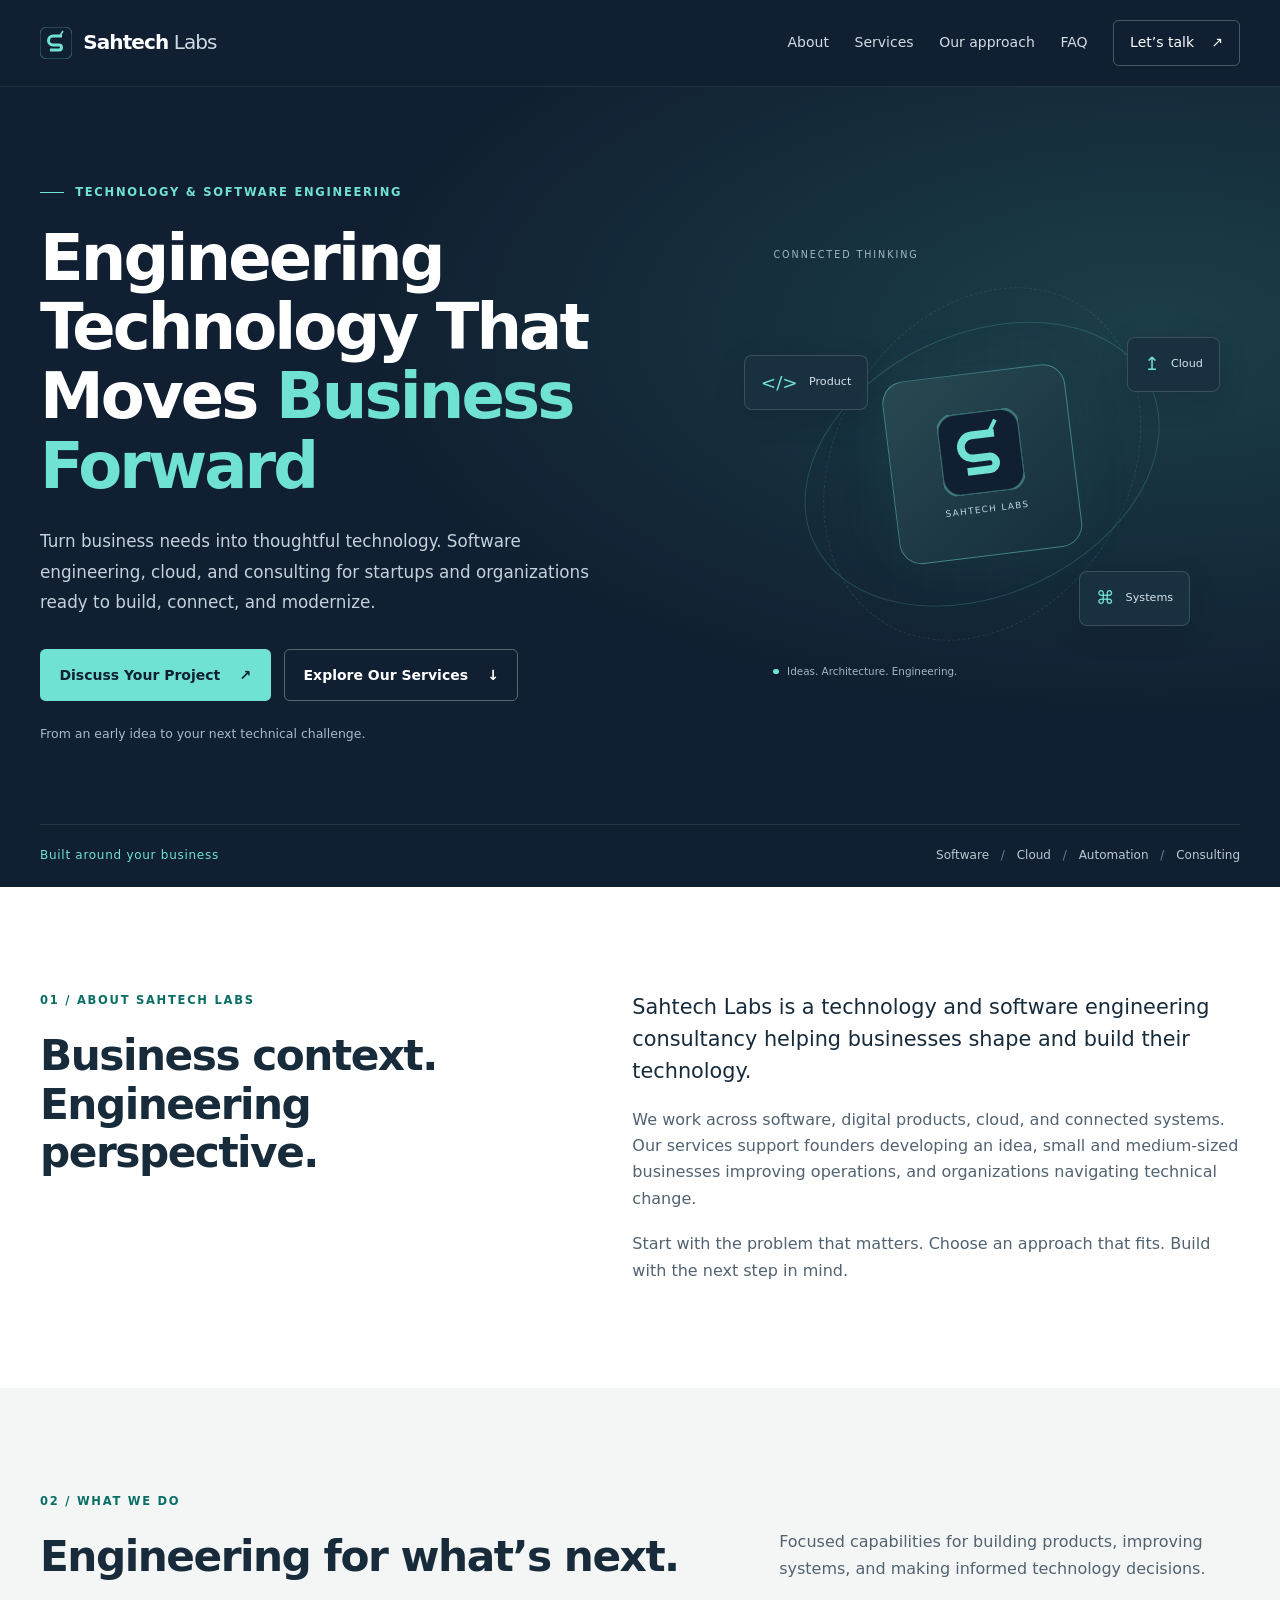
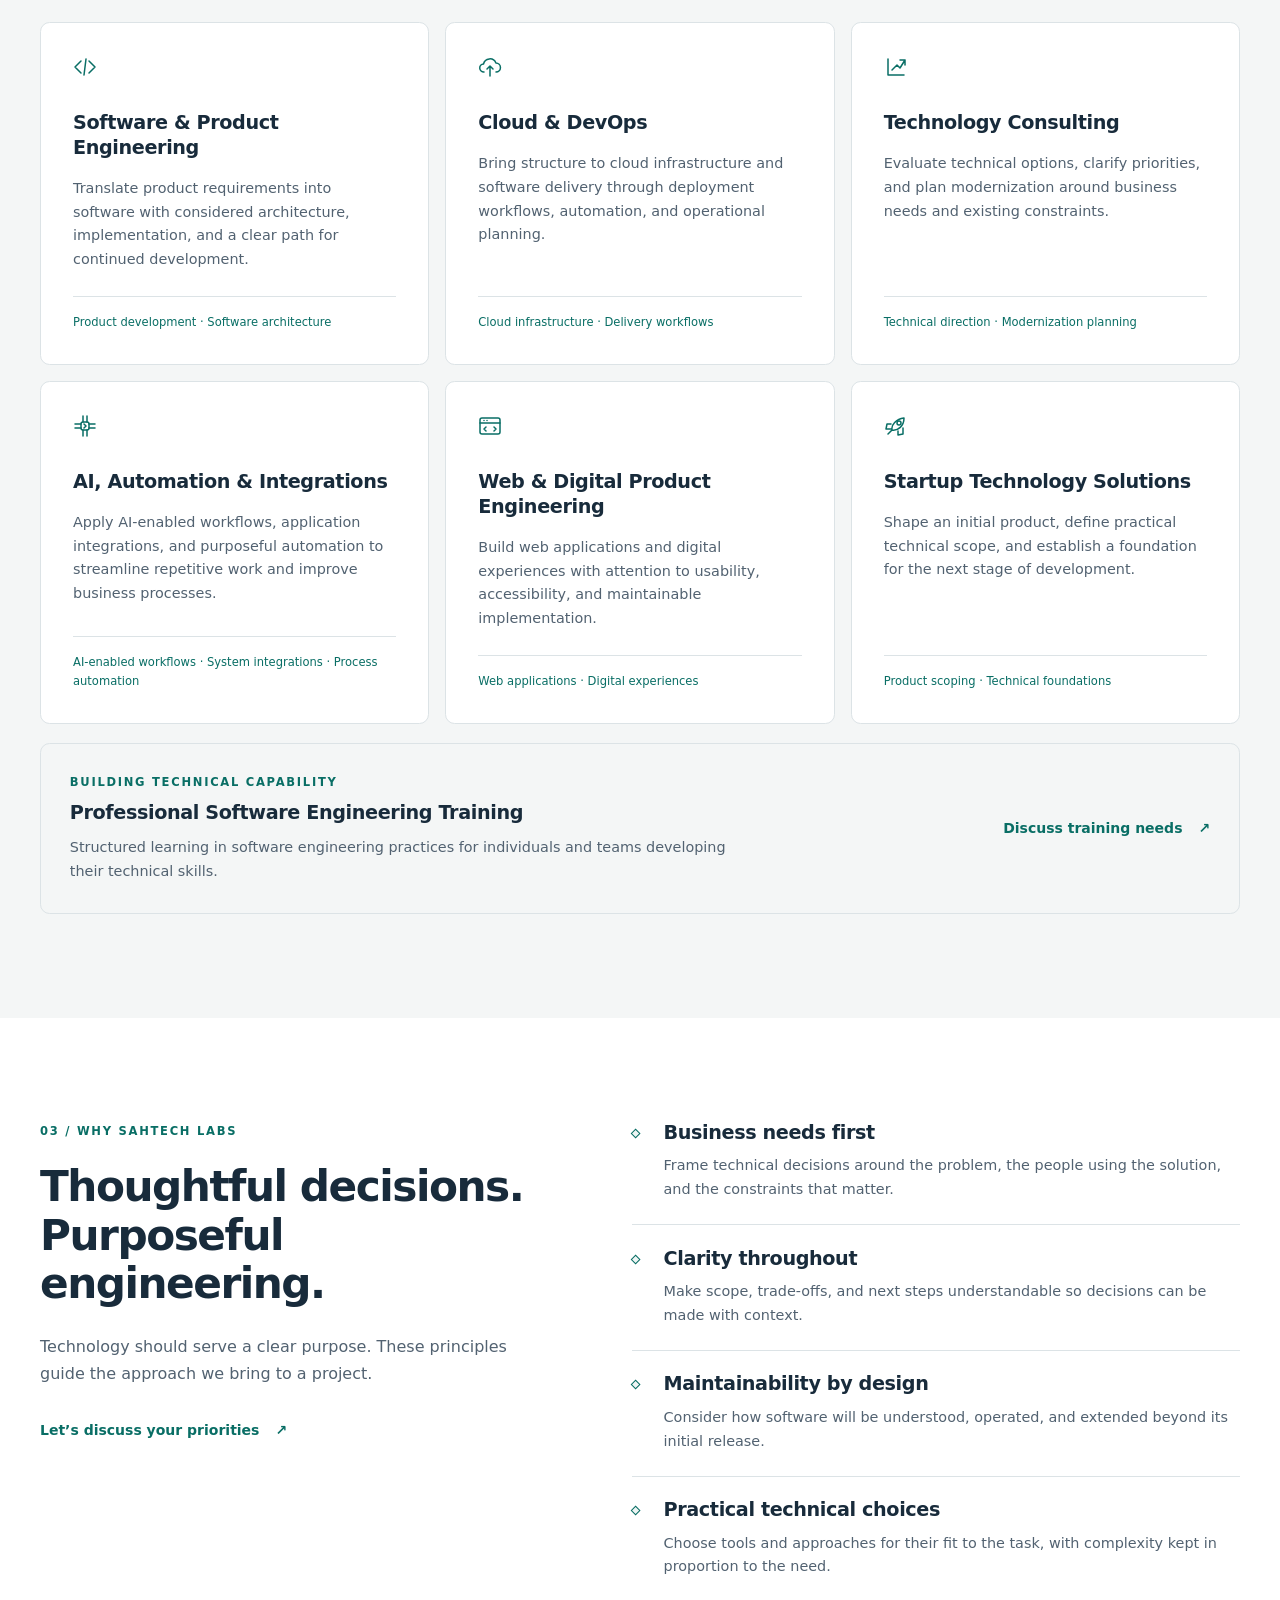
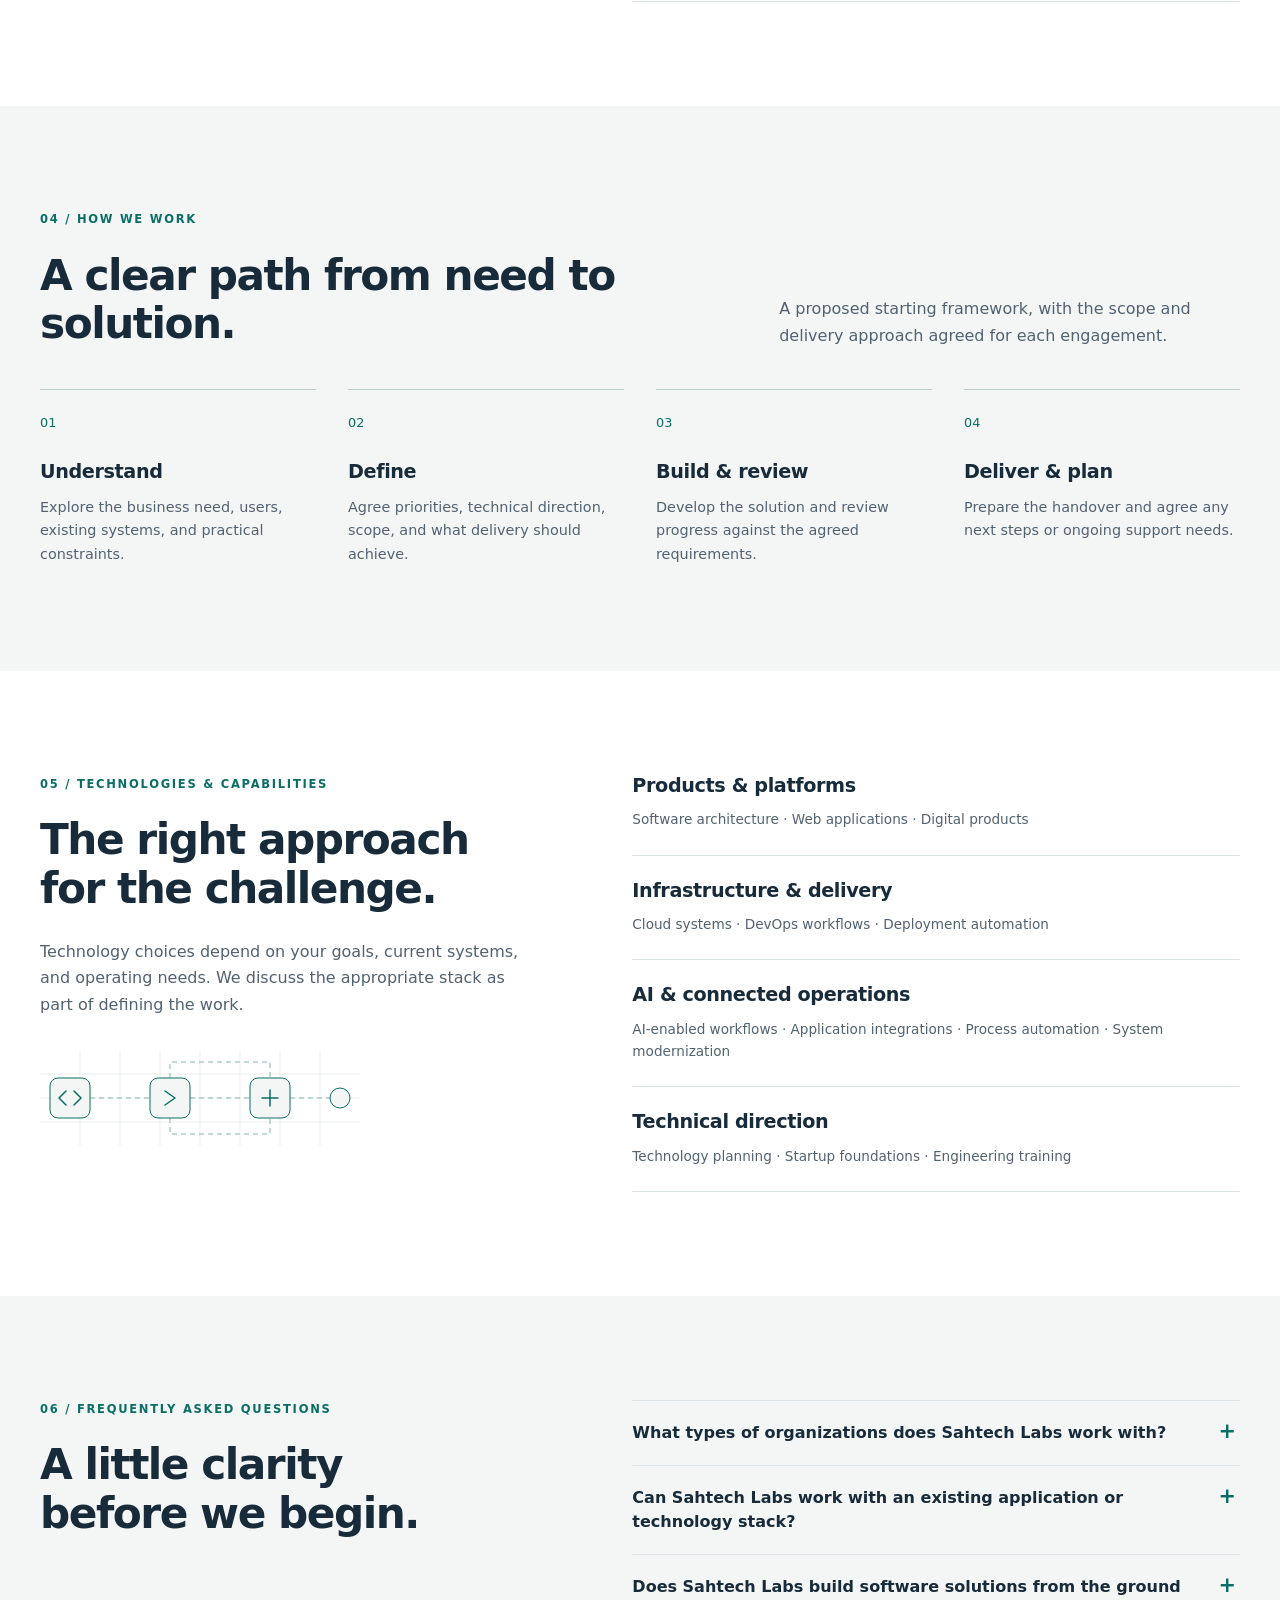
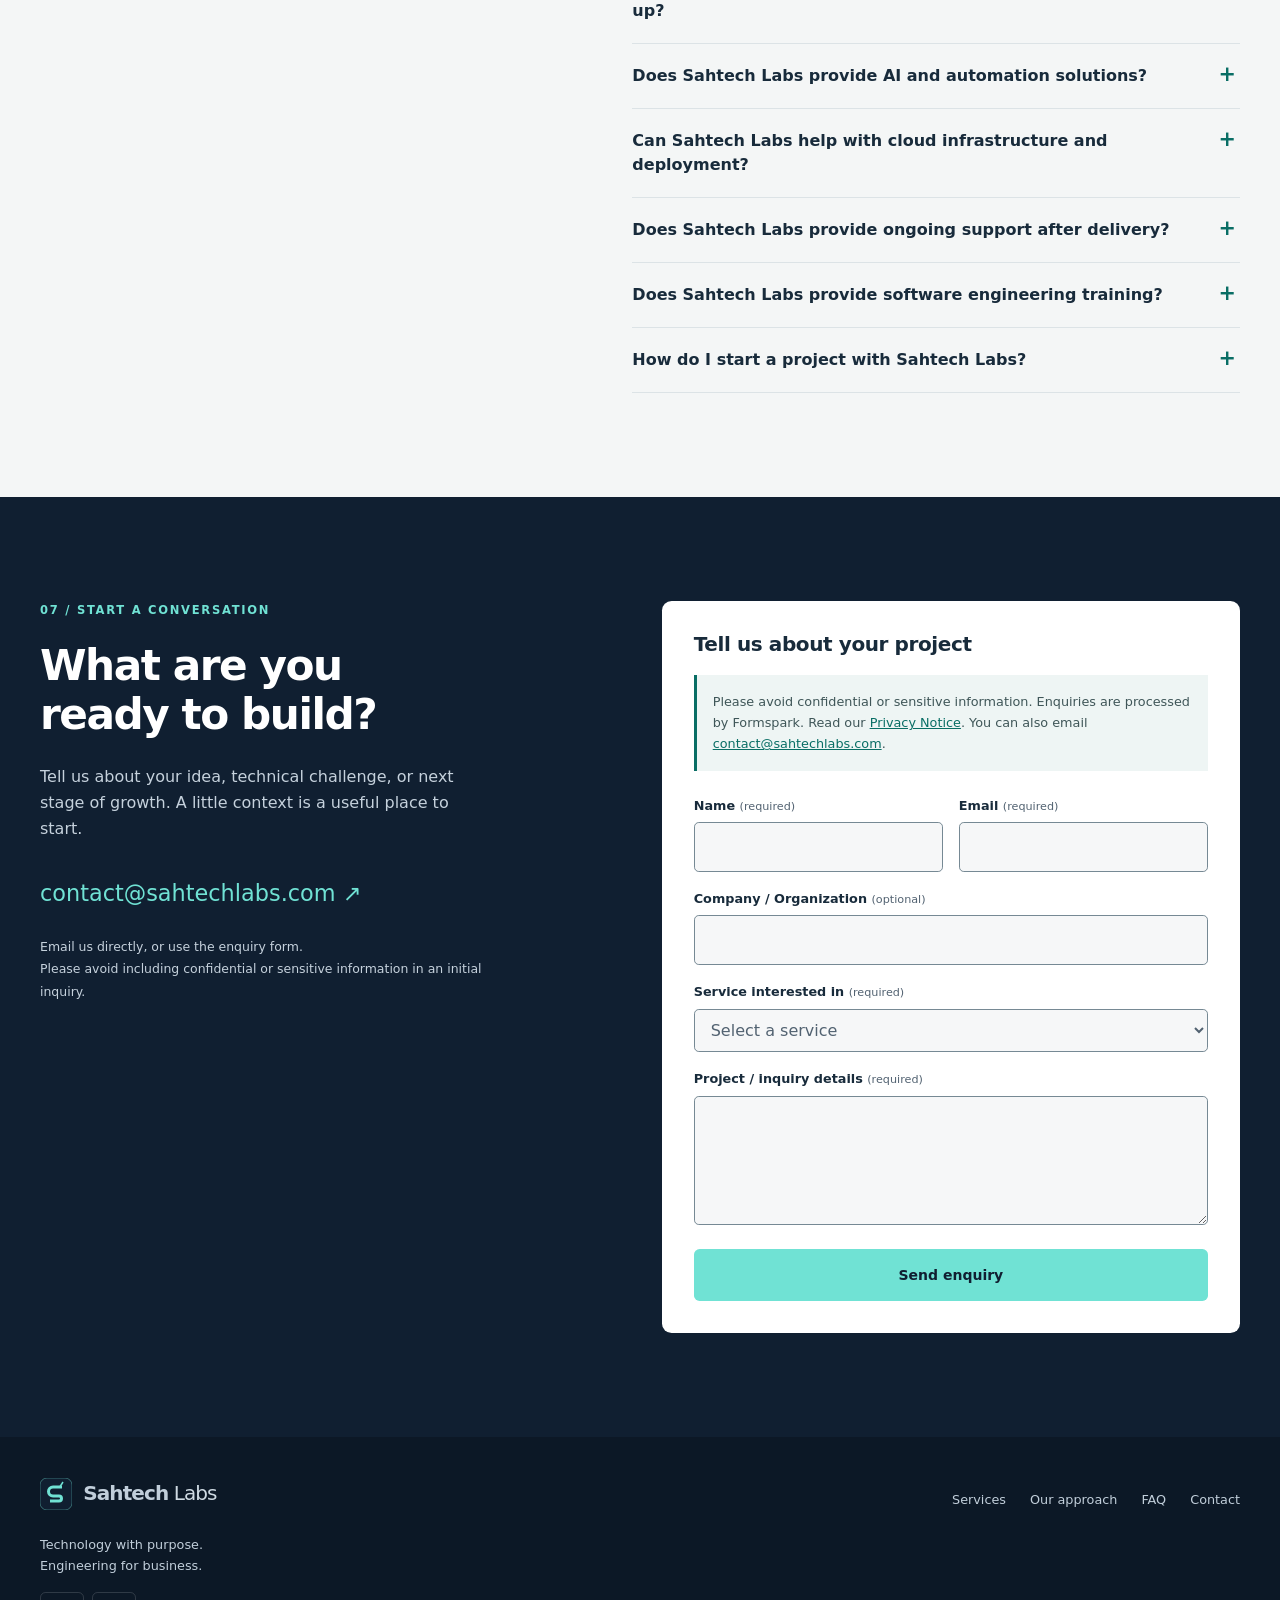
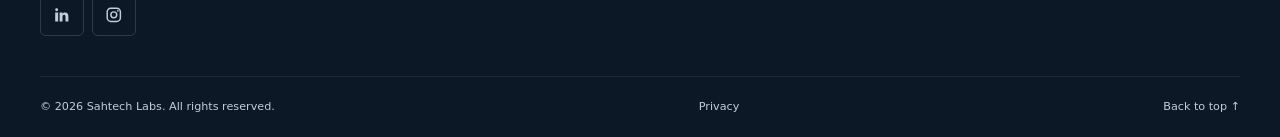
<file: index.html>
<!doctype html>
<html lang="en">
<head>
  <meta charset="utf-8">
  <meta name="viewport" content="width=device-width, initial-scale=1">
  <meta name="theme-color" content="#101f31">
  <title>Sahtech Labs | Software Engineering &amp; Technology Consulting</title>
  <meta name="description" content="Sahtech Labs provides software engineering, cloud and DevOps, AI and automation, technology consulting, digital product engineering, startup solutions, and professional training.">
  <meta name="robots" content="index, follow">
  <link rel="canonical" href="https://sahtechlabs.com/">
  <meta property="og:type" content="website">
  <meta property="og:site_name" content="Sahtech Labs">
  <meta property="og:title" content="Sahtech Labs | Software Engineering &amp; Technology Consulting">
  <meta property="og:description" content="Sahtech Labs provides software engineering, cloud and DevOps, AI and automation, technology consulting, digital product engineering, startup solutions, and professional training.">
  <meta property="og:url" content="https://sahtechlabs.com/">
  <meta property="og:image" content="https://sahtechlabs.com/assets/images/sahtech-social-preview.png">
  <meta property="og:image:width" content="1200">
  <meta property="og:image:height" content="630">
  <meta property="og:image:alt" content="Sahtech Labs — Engineering Technology That Moves Business Forward">
  <meta name="twitter:card" content="summary_large_image">
  <meta name="twitter:title" content="Sahtech Labs | Software Engineering &amp; Technology Consulting">
  <meta name="twitter:description" content="Sahtech Labs provides software engineering, cloud and DevOps, AI and automation, technology consulting, digital product engineering, startup solutions, and professional training.">
  <meta name="twitter:image" content="https://sahtechlabs.com/assets/images/sahtech-social-preview.png">
  <meta name="twitter:image:alt" content="Sahtech Labs — Engineering Technology That Moves Business Forward">
  <link rel="icon" href="assets/images/favicon.svg" type="image/svg+xml">
  <link rel="stylesheet" href="assets/css/styles.css">
  <script src="assets/js/main.js" defer></script>
</head>
<body>
  <a class="skip-link" href="#main">Skip to content</a>
  <header class="site-header">
    <div class="container header-inner">
      <a class="brand" href="#home" aria-label="Sahtech Labs home"><img class="brand-mark" src="assets/images/favicon.svg" width="32" height="32" alt="" aria-hidden="true"><span>Sahtech<span class="brand-light"> Labs</span></span></a>
      <button class="menu-toggle" type="button" aria-expanded="false" aria-controls="site-nav" hidden>Menu <span aria-hidden="true">☰</span></button>
      <nav id="site-nav" aria-label="Main navigation">
        <a href="#about">About</a><a href="#services">Services</a><a href="#approach">Our approach</a><a href="#faq">FAQ</a><a class="nav-contact" href="#contact">Let’s talk <span aria-hidden="true">↗</span></a>
      </nav>
    </div>
  </header>
  <main id="main">
    <section class="hero" id="home" aria-labelledby="hero-title">
      <div class="container hero-grid">
        <div class="hero-copy">
          <p class="eyebrow"><span class="accent-line" aria-hidden="true"></span>Technology &amp; software engineering</p>
          <h1 id="hero-title">Engineering Technology That Moves <span>Business Forward</span></h1>
          <p class="hero-description">Turn business needs into thoughtful technology. Software engineering, cloud, and consulting for startups and organizations ready to build, connect, and modernize.</p>
          <div class="actions"><a class="button button-primary" href="#contact">Discuss Your Project <span aria-hidden="true">↗</span></a><a class="button button-outline" href="#services">Explore Our Services <span aria-hidden="true">↓</span></a></div>
          <p class="hero-note">From an early idea to your next technical challenge.</p>
        </div>
        <div class="engineering-visual" aria-hidden="true">
          <div class="visual-grid"></div><div class="visual-orbit orbit-one"></div><div class="visual-orbit orbit-two"></div>
          <div class="visual-label">CONNECTED THINKING</div>
          <div class="visual-node node-product"><span class="node-symbol">&lt;/&gt;</span>Product</div>
          <div class="visual-node node-cloud"><span class="node-symbol">↥</span>Cloud</div>
          <div class="visual-core"><img class="core-mark" src="assets/images/favicon.svg" width="72" height="72" alt="" aria-hidden="true"><span>SAHTECH LABS</span></div>
          <div class="visual-node node-systems"><span class="node-symbol">⌘</span>Systems</div>
          <div class="visual-caption"><span></span>Ideas. Architecture. Engineering.</div>
        </div>
      </div>
      <div class="container hero-bottom"><span>Built around your business</span><span>Software <i aria-hidden="true">/</i> Cloud <i aria-hidden="true">/</i> Automation <i aria-hidden="true">/</i> Consulting</span></div>
    </section>

    <section class="section" id="about" aria-labelledby="about-title">
      <div class="container split-layout">
        <div><p class="eyebrow">01 / About Sahtech Labs</p><h2 id="about-title">Business context.<br>Engineering perspective.</h2></div>
        <div class="section-copy"><p class="lead">Sahtech Labs is a technology and software engineering consultancy helping businesses shape and build their technology.</p><p>We work across software, digital products, cloud, and connected systems. Our services support founders developing an idea, small and medium-sized businesses improving operations, and organizations navigating technical change.</p><p>Start with the problem that matters. Choose an approach that fits. Build with the next step in mind.</p></div>
      </div>
    </section>

    <section class="section section-light" id="services" aria-labelledby="services-title">
      <div class="container">
        <div class="section-heading"><div><p class="eyebrow">02 / What we do</p><h2 id="services-title">Engineering for what’s next.</h2></div><p>Focused capabilities for building products, improving systems, and making informed technology decisions.</p></div>
        <div class="services-grid">
          <article class="service-card"><svg class="service-icon" viewBox="0 0 24 24" aria-hidden="true" focusable="false"><path d="m8 6-6 6 6 6m8-12 6 6-6 6m-3-14-2 16"/></svg><h3>Software &amp; Product Engineering</h3><p>Translate product requirements into software with considered architecture, implementation, and a clear path for continued development.</p><span class="card-detail">Product development · Software architecture</span></article>
          <article class="service-card"><svg class="service-icon" viewBox="0 0 24 24" aria-hidden="true" focusable="false"><path d="M6 17a4 4 0 0 1-.5-8 6.5 6.5 0 0 1 12.4-1A4.5 4.5 0 0 1 18 17M12 21V11m-3 3 3-3 3 3"/></svg><h3>Cloud &amp; DevOps</h3><p>Bring structure to cloud infrastructure and software delivery through deployment workflows, automation, and operational planning.</p><span class="card-detail">Cloud infrastructure · Delivery workflows</span></article>
          <article class="service-card"><svg class="service-icon" viewBox="0 0 24 24" aria-hidden="true" focusable="false"><path d="M4 20V4m0 16h16M8 15l5-5 3 3 5-8m-5 0h5v5"/></svg><h3>Technology Consulting</h3><p>Evaluate technical options, clarify priorities, and plan modernization around business needs and existing constraints.</p><span class="card-detail">Technical direction · Modernization planning</span></article>
          <article class="service-card"><svg class="service-icon" viewBox="0 0 24 24" aria-hidden="true" focusable="false"><rect x="8" y="8" width="8" height="8" rx="2"/><path d="M10 2v6m4-6v6m-4 8v6m4-6v6M2 10h6m-6 4h6m8-4h6m-6 4h6m-11-4 2 2-2 2"/></svg><h3>AI, Automation &amp; Integrations</h3><p>Apply AI-enabled workflows, application integrations, and purposeful automation to streamline repetitive work and improve business processes.</p><span class="card-detail">AI-enabled workflows · System integrations · Process automation</span></article>
          <article class="service-card"><svg class="service-icon" viewBox="0 0 24 24" aria-hidden="true" focusable="false"><rect x="2" y="4" width="20" height="16" rx="2"/><path d="M2 9h20M6 6.5h.01m3 0h.01M8 13l-2 2 2 2m8-4 2 2-2 2"/></svg><h3>Web &amp; Digital Product Engineering</h3><p>Build web applications and digital experiences with attention to usability, accessibility, and maintainable implementation.</p><span class="card-detail">Web applications · Digital experiences</span></article>
          <article class="service-card"><svg class="service-icon" viewBox="0 0 24 24" aria-hidden="true" focusable="false"><path d="M8 16c-1-5 4-11 12-12 0 8-6 13-12 12Zm0 0-4 4m3-10H3l-1 5h6m6 2v4l5-1v-6"/><circle cx="15" cy="9" r="2"/></svg><h3>Startup Technology Solutions</h3><p>Shape an initial product, define practical technical scope, and establish a foundation for the next stage of development.</p><span class="card-detail">Product scoping · Technical foundations</span></article>
        </div>
        <article class="training-card"><div><p class="eyebrow">Building technical capability</p><h3>Professional Software Engineering Training</h3><p>Structured learning in software engineering practices for individuals and teams developing their technical skills.</p></div><a class="text-link" href="#contact">Discuss training needs <span aria-hidden="true">↗</span></a></article>
      </div>
    </section>

    <section class="section why-section" id="why" aria-labelledby="why-title">
      <div class="container split-layout"><div><p class="eyebrow">03 / Why Sahtech Labs</p><h2 id="why-title">Thoughtful decisions.<br>Purposeful engineering.</h2><p class="section-intro">Technology should serve a clear purpose. These principles guide the approach we bring to a project.</p><a class="text-link" href="#contact">Let’s discuss your priorities <span aria-hidden="true">↗</span></a></div><div class="principles"><article><span class="principle-dot" aria-hidden="true"></span><div><h3>Business needs first</h3><p>Frame technical decisions around the problem, the people using the solution, and the constraints that matter.</p></div></article><article><span class="principle-dot" aria-hidden="true"></span><div><h3>Clarity throughout</h3><p>Make scope, trade-offs, and next steps understandable so decisions can be made with context.</p></div></article><article><span class="principle-dot" aria-hidden="true"></span><div><h3>Maintainability by design</h3><p>Consider how software will be understood, operated, and extended beyond its initial release.</p></div></article><article><span class="principle-dot" aria-hidden="true"></span><div><h3>Practical technical choices</h3><p>Choose tools and approaches for their fit to the task, with complexity kept in proportion to the need.</p></div></article></div></div>
    </section>

    <section class="section section-light" id="approach" aria-labelledby="process-title">
      <div class="container"><div class="section-heading"><div><p class="eyebrow">04 / How we work</p><h2 id="process-title">A clear path from need to solution.</h2></div><p>A proposed starting framework, with the scope and delivery approach agreed for each engagement.</p></div><ol class="process-grid"><li><span class="step-number">01</span><h3>Understand</h3><p>Explore the business need, users, existing systems, and practical constraints.</p></li><li><span class="step-number">02</span><h3>Define</h3><p>Agree priorities, technical direction, scope, and what delivery should achieve.</p></li><li><span class="step-number">03</span><h3>Build &amp; review</h3><p>Develop the solution and review progress against the agreed requirements.</p></li><li><span class="step-number">04</span><h3>Deliver &amp; plan</h3><p>Prepare the handover and agree any next steps or ongoing support needs.</p></li></ol></div>
    </section>

    <section class="section capabilities-section" id="capabilities" aria-labelledby="capabilities-title"><div class="container split-layout"><div><p class="eyebrow">05 / Technologies &amp; capabilities</p><h2 id="capabilities-title">The right approach<br>for the challenge.</h2><p class="section-intro">Technology choices depend on your goals, current systems, and operating needs. We discuss the appropriate stack as part of defining the work.</p><svg class="capability-diagram" viewBox="0 0 320 96" aria-hidden="true" focusable="false">
        <path class="diagram-grid" d="M0 24h320M0 48h320M0 72h320M40 0v96M80 0v96M120 0v96M160 0v96M200 0v96M240 0v96M280 0v96"/>
        <path class="diagram-links" d="M50 48h60m40 0h60m40 0h40M130 28V12h100v16M130 68v16h100V68"/>
        <g class="diagram-nodes"><rect x="10" y="28" width="40" height="40" rx="8"/><rect x="110" y="28" width="40" height="40" rx="8"/><rect x="210" y="28" width="40" height="40" rx="8"/><circle cx="300" cy="48" r="10"/></g>
        <path class="diagram-symbols" d="m26 41-7 7 7 7m8-14 7 7-7 7m91-14 10 7-10 7m97-7h16m-8-8v16"/>
      </svg></div><div class="capability-list"><div><h3>Products &amp; platforms</h3><p>Software architecture · Web applications · Digital products</p></div><div><h3>Infrastructure &amp; delivery</h3><p>Cloud systems · DevOps workflows · Deployment automation</p></div><div><h3>AI &amp; connected operations</h3><p>AI-enabled workflows · Application integrations · Process automation · System modernization</p></div><div><h3>Technical direction</h3><p>Technology planning · Startup foundations · Engineering training</p></div></div></div></section>

    <section class="section section-light faq-section" id="faq" aria-labelledby="faq-title">
      <div class="container split-layout">
        <div><p class="eyebrow">06 / Frequently asked questions</p><h2 id="faq-title">A little clarity<br>before we begin.</h2></div>
        <div class="faq-list">
          <details><summary>What types of organizations does Sahtech Labs work with?</summary><div class="faq-answer"><p>Sahtech Labs supports startups, small and medium-sized businesses, teams, and organizations that need practical software engineering, technology consulting, cloud, automation, AI-enabled workflows, or technical guidance.</p></div></details>
          <details><summary>Can Sahtech Labs work with an existing application or technology stack?</summary><div class="faq-answer"><p>An engagement can begin with an existing system, application, workflow, or infrastructure. The appropriate approach is determined after understanding the current environment, requirements, constraints, and objectives.</p></div></details>
          <details><summary>Does Sahtech Labs build software solutions from the ground up?</summary><div class="faq-answer"><p>Sahtech Labs can help shape and engineer new software and digital products, from initial technical planning and architecture through implementation and delivery, depending on the project scope.</p></div></details>
          <details><summary>Does Sahtech Labs provide AI and automation solutions?</summary><div class="faq-answer"><p>Sahtech Labs can help identify practical opportunities for AI-enabled workflows, application integrations, and process automation. Solutions are selected according to the business problem and where AI can serve a useful purpose.</p></div></details>
          <details><summary>Can Sahtech Labs help with cloud infrastructure and deployment?</summary><div class="faq-answer"><p>Cloud and DevOps capabilities include infrastructure planning, deployment workflows, automation, and operational considerations appropriate to the project.</p></div></details>
          <details><summary>Does Sahtech Labs provide ongoing support after delivery?</summary><div class="faq-answer"><p>Support, maintenance, and next-stage requirements can be discussed as part of the engagement and agreed according to project needs.</p></div></details>
          <details><summary>Does Sahtech Labs provide software engineering training?</summary><div class="faq-answer"><p>Sahtech Labs provides structured software engineering and technical training for individuals and teams, with the subject and format determined by the learning objectives.</p></div></details>
          <details><summary>How do I start a project with Sahtech Labs?</summary><div class="faq-answer"><p>Email <a href="mailto:contact@sahtechlabs.com">contact@sahtechlabs.com</a> with a brief description of your idea, challenge, existing system, or objective. Sahtech Labs can then discuss the context and appropriate next steps.</p></div></details>
        </div>
      </div>
    </section>

    <section class="section contact-section" id="contact" aria-labelledby="contact-title"><div class="container contact-grid"><div class="contact-copy"><p class="eyebrow">07 / Start a conversation</p><h2 id="contact-title">What are you<br>ready to build?</h2><p>Tell us about your idea, technical challenge, or next stage of growth. A little context is a useful place to start.</p><a class="contact-email" href="mailto:contact@sahtechlabs.com">contact@sahtechlabs.com <span aria-hidden="true">↗</span></a><p class="contact-note">Email us directly, or use the enquiry form.<br>Please avoid including confidential or sensitive information in an initial inquiry.</p></div>
      <form class="contact-form" action="https://submit-form.com/1XIG57Vay" method="POST" aria-labelledby="form-title" aria-describedby="form-guidance">
        <h3 id="form-title">Tell us about your project</h3><p id="form-guidance" class="form-status">Please avoid confidential or sensitive information. Enquiries are processed by Formspark. Read our <a href="privacy.html">Privacy Notice</a>. You can also email <a href="mailto:contact@sahtechlabs.com">contact@sahtechlabs.com</a>.</p>
        <div class="form-honeypot" aria-hidden="true"><label for="website">Leave this field empty</label><input id="website" name="_honeypot" type="text" tabindex="-1" autocomplete="off"></div>
        <fieldset><legend class="visually-hidden">Project enquiry</legend><div class="form-row"><div class="form-field"><label for="name">Name <span>(required)</span></label><input id="name" type="text" name="name" autocomplete="name" required></div><div class="form-field"><label for="email">Email <span>(required)</span></label><input id="email" name="email" type="email" autocomplete="email" required></div></div><div class="form-field"><label for="company">Company / Organization <span>(optional)</span></label><input id="company" type="text" name="company" autocomplete="organization"></div><div class="form-field"><label for="service">Service interested in <span>(required)</span></label><select id="service" name="service" required><option value="">Select a service</option><option>Software &amp; Product Engineering</option><option>Cloud &amp; DevOps</option><option>Technology Consulting</option><option>AI, Automation &amp; Integrations</option><option>Web &amp; Digital Product Engineering</option><option>Startup Technology Solutions</option><option>Professional Software Engineering Training</option></select></div><div class="form-field"><label for="details">Project / inquiry details <span>(required)</span></label><textarea id="details" name="details" rows="4" required></textarea></div><button class="button button-primary" type="submit">Send enquiry</button></fieldset>
        <p id="form-status" class="form-status submission-status" role="status" aria-live="polite" aria-atomic="true"></p>
      </form>
    </div></section>
  </main>
  <footer class="site-footer">
    <div class="container footer-top">
      <div class="footer-company">
        <a class="brand" href="#home" aria-label="Sahtech Labs home"><img class="brand-mark" src="assets/images/favicon.svg" width="32" height="32" alt="" aria-hidden="true"><span>Sahtech<span class="brand-light"> Labs</span></span></a>
        <p>Technology with purpose.<br>Engineering for business.</p>
        <nav class="social-links" aria-label="Sahtech Labs social media">
          <a href="https://www.linkedin.com/company/sahtechlabs/" target="_blank" rel="noopener noreferrer" aria-label="Sahtech Labs on LinkedIn (opens in a new tab)">
            <svg viewBox="0 0 24 24" aria-hidden="true" focusable="false"><path d="M5 3a2 2 0 1 1 0 4 2 2 0 0 1 0-4ZM3 9h4v12H3Zm6 0h4v1.6c.8-1.2 2-1.9 3.6-1.9 3 0 4.4 1.9 4.4 5.2V21h-4v-6.2c0-1.7-.5-2.7-1.9-2.7-1.4 0-2.1 1-2.1 2.7V21H9Z"/></svg>
          </a>
          <a href="https://www.instagram.com/sahtechlabs/" target="_blank" rel="noopener noreferrer" aria-label="Sahtech Labs on Instagram (opens in a new tab)">
            <svg viewBox="0 0 24 24" aria-hidden="true" focusable="false"><rect x="3" y="3" width="18" height="18" rx="5" fill="none" stroke="currentColor" stroke-width="2"/><circle cx="12" cy="12" r="4" fill="none" stroke="currentColor" stroke-width="2"/><circle cx="17.5" cy="6.5" r="1.2"/></svg>
          </a>
          <!-- Facebook is omitted until its official company-page URL is verified.
               Add it as another social-links item using the existing SVG/link pattern. -->
        </nav>
      </div>
      <nav class="footer-navigation" aria-label="Footer navigation"><a href="#services">Services</a><a href="#approach">Our approach</a><a href="#faq">FAQ</a><a href="#contact">Contact</a></nav>
    </div>
    <div class="container footer-bottom"><small>© 2026 Sahtech Labs. All rights reserved.</small><a href="privacy.html">Privacy</a><a href="#home">Back to top <span aria-hidden="true">↑</span></a></div>
  </footer>
</body>
</html>
</file>
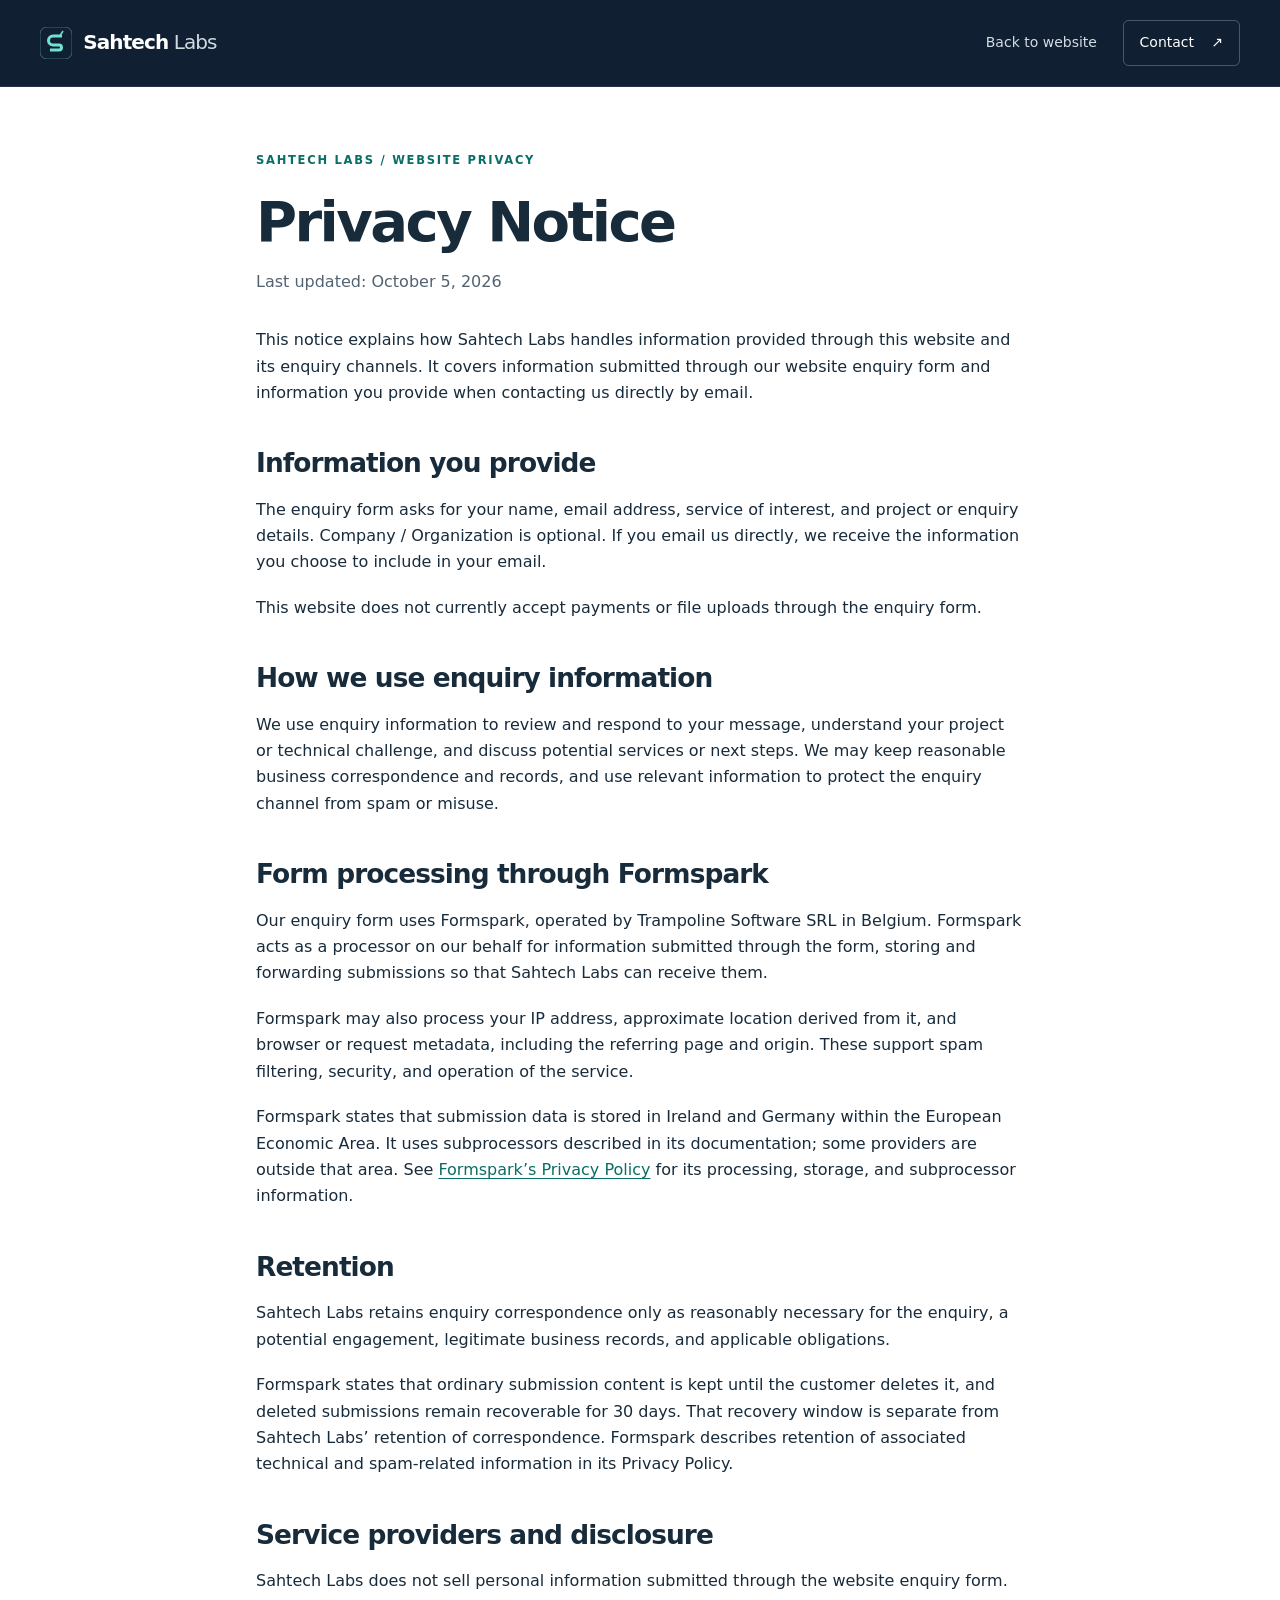
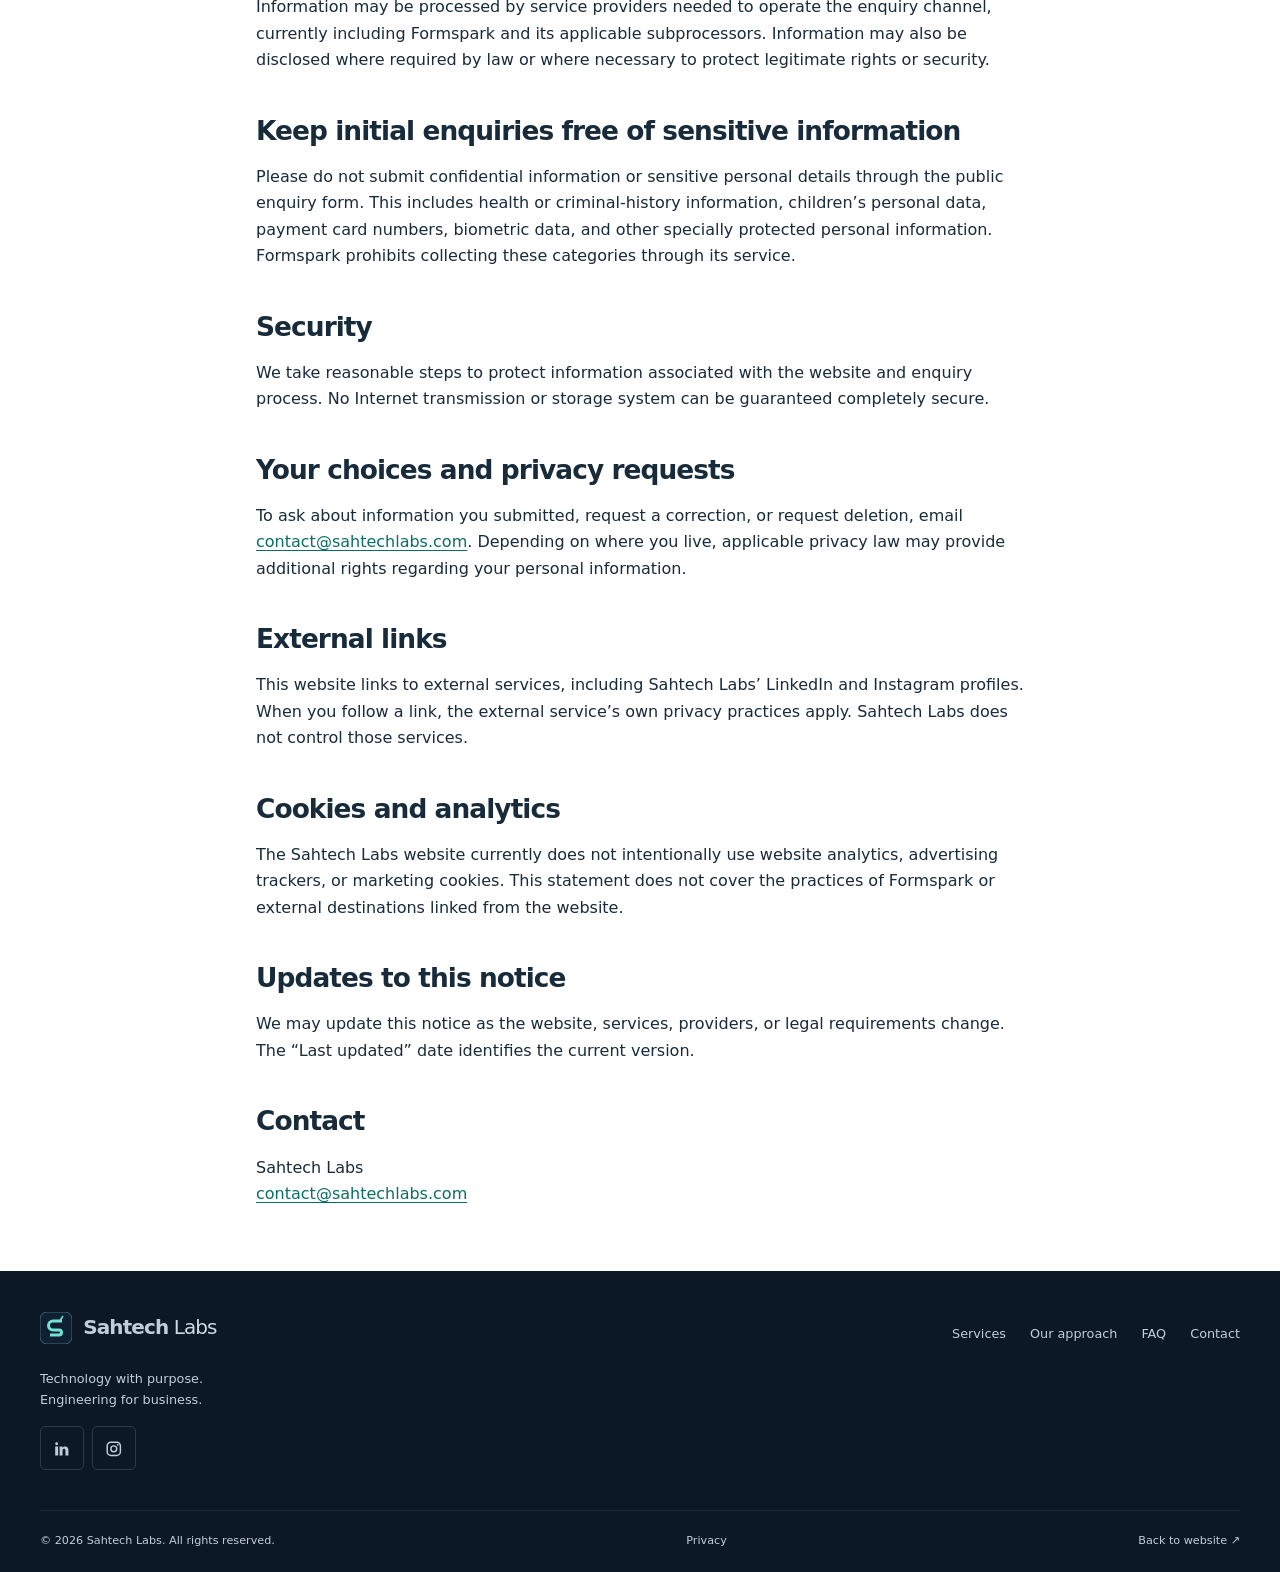
<file: privacy.html>
<!doctype html>
<html lang="en">
<head>
  <meta charset="utf-8">
  <meta name="viewport" content="width=device-width, initial-scale=1">
  <meta name="theme-color" content="#101f31">
  <title>Privacy Notice | Sahtech Labs</title>
  <meta name="description" content="How Sahtech Labs handles information provided through its website, enquiry form, and direct email contact, including Formspark processing.">
  <meta name="robots" content="index, follow">
  <link rel="canonical" href="https://sahtechlabs.com/privacy.html">
  <link rel="icon" href="assets/images/favicon.svg" type="image/svg+xml">
  <link rel="stylesheet" href="assets/css/styles.css">
</head>
<body>
  <a class="skip-link" href="#main">Skip to content</a>
  <header class="site-header">
    <div class="container header-inner">
      <a class="brand" href="index.html#home" aria-label="Sahtech Labs home"><img class="brand-mark" src="assets/images/favicon.svg" width="32" height="32" alt="" aria-hidden="true"><span>Sahtech<span class="brand-light"> Labs</span></span></a>
      <nav id="site-nav" aria-label="Main navigation"><a href="index.html">Back to website</a><a class="nav-contact" href="index.html#contact">Contact <span aria-hidden="true">↗</span></a></nav>
    </div>
  </header>
  <main id="main" class="privacy-content container">
    <article aria-labelledby="privacy-title">
      <p class="eyebrow">Sahtech Labs / Website privacy</p>
      <h1 id="privacy-title">Privacy Notice</h1>
      <p class="privacy-updated">Last updated: <time datetime="2026-10-05">October 5, 2026</time></p>
      <p>This notice explains how Sahtech Labs handles information provided through this website and its enquiry channels. It covers information submitted through our website enquiry form and information you provide when contacting us directly by email.</p>

      <section aria-labelledby="information-title">
        <h2 id="information-title">Information you provide</h2>
        <p>The enquiry form asks for your name, email address, service of interest, and project or enquiry details. Company / Organization is optional. If you email us directly, we receive the information you choose to include in your email.</p>
        <p>This website does not currently accept payments or file uploads through the enquiry form.</p>
      </section>

      <section aria-labelledby="purpose-title">
        <h2 id="purpose-title">How we use enquiry information</h2>
        <p>We use enquiry information to review and respond to your message, understand your project or technical challenge, and discuss potential services or next steps. We may keep reasonable business correspondence and records, and use relevant information to protect the enquiry channel from spam or misuse.</p>
      </section>

      <section aria-labelledby="formspark-title">
        <h2 id="formspark-title">Form processing through Formspark</h2>
        <p>Our enquiry form uses Formspark, operated by Trampoline Software SRL in Belgium. Formspark acts as a processor on our behalf for information submitted through the form, storing and forwarding submissions so that Sahtech Labs can receive them.</p>
        <p>Formspark may also process your IP address, approximate location derived from it, and browser or request metadata, including the referring page and origin. These support spam filtering, security, and operation of the service.</p>
        <p>Formspark states that submission data is stored in Ireland and Germany within the European Economic Area. It uses subprocessors described in its documentation; some providers are outside that area. See <a href="https://formspark.io/legal/privacy-policy/">Formspark’s Privacy Policy</a> for its processing, storage, and subprocessor information.</p>
      </section>

      <section aria-labelledby="retention-title">
        <h2 id="retention-title">Retention</h2>
        <p>Sahtech Labs retains enquiry correspondence only as reasonably necessary for the enquiry, a potential engagement, legitimate business records, and applicable obligations.</p>
        <p>Formspark states that ordinary submission content is kept until the customer deletes it, and deleted submissions remain recoverable for 30 days. That recovery window is separate from Sahtech Labs’ retention of correspondence. Formspark describes retention of associated technical and spam-related information in its Privacy Policy.</p>
      </section>

      <section aria-labelledby="sharing-title">
        <h2 id="sharing-title">Service providers and disclosure</h2>
        <p>Sahtech Labs does not sell personal information submitted through the website enquiry form. Information may be processed by service providers needed to operate the enquiry channel, currently including Formspark and its applicable subprocessors. Information may also be disclosed where required by law or where necessary to protect legitimate rights or security.</p>
      </section>

      <section aria-labelledby="sensitive-title">
        <h2 id="sensitive-title">Keep initial enquiries free of sensitive information</h2>
        <p>Please do not submit confidential information or sensitive personal details through the public enquiry form. This includes health or criminal-history information, children’s personal data, payment card numbers, biometric data, and other specially protected personal information. Formspark prohibits collecting these categories through its service.</p>
      </section>

      <section aria-labelledby="security-title">
        <h2 id="security-title">Security</h2>
        <p>We take reasonable steps to protect information associated with the website and enquiry process. No Internet transmission or storage system can be guaranteed completely secure.</p>
      </section>

      <section aria-labelledby="choices-title">
        <h2 id="choices-title">Your choices and privacy requests</h2>
        <p>To ask about information you submitted, request a correction, or request deletion, email <a href="mailto:contact@sahtechlabs.com">contact@sahtechlabs.com</a>. Depending on where you live, applicable privacy law may provide additional rights regarding your personal information.</p>
      </section>

      <section aria-labelledby="external-title">
        <h2 id="external-title">External links</h2>
        <p>This website links to external services, including Sahtech Labs’ LinkedIn and Instagram profiles. When you follow a link, the external service’s own privacy practices apply. Sahtech Labs does not control those services.</p>
      </section>

      <section aria-labelledby="cookies-title">
        <h2 id="cookies-title">Cookies and analytics</h2>
        <p>The Sahtech Labs website currently does not intentionally use website analytics, advertising trackers, or marketing cookies. This statement does not cover the practices of Formspark or external destinations linked from the website.</p>
      </section>

      <section aria-labelledby="changes-title">
        <h2 id="changes-title">Updates to this notice</h2>
        <p>We may update this notice as the website, services, providers, or legal requirements change. The “Last updated” date identifies the current version.</p>
      </section>

      <section aria-labelledby="privacy-contact-title">
        <h2 id="privacy-contact-title">Contact</h2>
        <p>Sahtech Labs<br><a href="mailto:contact@sahtechlabs.com">contact@sahtechlabs.com</a></p>
      </section>
    </article>
  </main>
  <footer class="site-footer">
    <div class="container footer-top">
      <div class="footer-company">
        <a class="brand" href="index.html#home" aria-label="Sahtech Labs home"><img class="brand-mark" src="assets/images/favicon.svg" width="32" height="32" alt="" aria-hidden="true"><span>Sahtech<span class="brand-light"> Labs</span></span></a>
        <p>Technology with purpose.<br>Engineering for business.</p>
        <nav class="social-links" aria-label="Sahtech Labs social media">
          <a href="https://www.linkedin.com/company/sahtechlabs/" target="_blank" rel="noopener noreferrer" aria-label="Sahtech Labs on LinkedIn (opens in a new tab)">
            <svg viewBox="0 0 24 24" aria-hidden="true" focusable="false"><path d="M5 3a2 2 0 1 1 0 4 2 2 0 0 1 0-4ZM3 9h4v12H3Zm6 0h4v1.6c.8-1.2 2-1.9 3.6-1.9 3 0 4.4 1.9 4.4 5.2V21h-4v-6.2c0-1.7-.5-2.7-1.9-2.7-1.4 0-2.1 1-2.1 2.7V21H9Z"/></svg>
          </a>
          <a href="https://www.instagram.com/sahtechlabs/" target="_blank" rel="noopener noreferrer" aria-label="Sahtech Labs on Instagram (opens in a new tab)">
            <svg viewBox="0 0 24 24" aria-hidden="true" focusable="false"><rect x="3" y="3" width="18" height="18" rx="5" fill="none" stroke="currentColor" stroke-width="2"/><circle cx="12" cy="12" r="4" fill="none" stroke="currentColor" stroke-width="2"/><circle cx="17.5" cy="6.5" r="1.2"/></svg>
          </a>
          <!-- Facebook is omitted until its official company-page URL is verified.
               Add it as another social-links item using the existing SVG/link pattern. -->
        </nav>
      </div>
      <nav class="footer-navigation" aria-label="Footer navigation"><a href="index.html#services">Services</a><a href="index.html#approach">Our approach</a><a href="index.html#faq">FAQ</a><a href="index.html#contact">Contact</a></nav>
    </div>
    <div class="container footer-bottom"><small>© 2026 Sahtech Labs. All rights reserved.</small><a href="privacy.html">Privacy</a><a href="index.html#home">Back to website <span aria-hidden="true">↗</span></a></div>
  </footer>
</body>
</html>
</file>
<file: assets/css/styles.css>
:root {
  --navy:#101f31;
  --navy-light:#172b40;
  --ink:#182b3b;
  --muted:#526271;
  --paper:#fff;
  --surface:#f4f6f6;
  --line:#dce3e6;
  --accent:#70e2d4;
  --teal:#096e65;
  --container:75rem;
  --radius:.6rem;
}

* {
  box-sizing:border-box;
}

html {
  scroll-behavior:smooth;
  scroll-padding-top:6rem;
}

body {
  margin:0;
  font-family:Inter,ui-sans-serif,system-ui,-apple-system,BlinkMacSystemFont,"Segoe UI",sans-serif;
  color:var(--ink);
  background:var(--paper);
  line-height:1.65;
  -webkit-font-smoothing:antialiased;
}

a {
  color:inherit;
  text-decoration:none;
}

button,input,select,textarea {
  font:inherit;
}

button,a,input,select,textarea {
  -webkit-tap-highlight-color:transparent;
}

a,button {
  touch-action:manipulation;
}

a:focus-visible,button:focus-visible,input:focus-visible,select:focus-visible,textarea:focus-visible,summary:focus-visible {
  outline:3px solid var(--teal);
  outline-offset:5px;
}

.hero a:focus-visible,.site-header a:focus-visible,.site-header button:focus-visible,.contact-section a:focus-visible,.site-footer a:focus-visible {
  outline-color:var(--accent);
}

[hidden] {
  display:none!important;
}

h1,h2,h3,p {
  margin:0;
}

h1,h2,h3 {
  line-height:1.15;
  letter-spacing:-.035em;
}

h2 {
  font-size:clamp(2rem,3.3vw,3rem);
  font-weight:650;
}

h3 {
  font-size:1.2rem;
  font-weight:650;
  letter-spacing:-.02em;
}

p+p {
  margin-top:1.2rem;
}

.container {
  width:min(var(--container),calc(100% - 2.5rem));
  margin-inline:auto;
}

.section {
  padding-block:5rem;
}

.section-light {
  background:var(--surface);
}

.eyebrow {
  font-size:.72rem;
  font-weight:700;
  letter-spacing:.15em;
  text-transform:uppercase;
  color:var(--teal);
  margin-bottom:1.4rem;
}

.section-intro {
  margin-block:1.6rem;
  max-width:30rem;
  color:var(--muted);
}

.skip-link {
  position:fixed;
  top:1rem;
  left:1rem;
  z-index:20;
  background:white;
  padding:.8rem 1.2rem;
  color:var(--ink);
  transform:translateY(-200%);
}

.skip-link:focus {
  transform:translateY(0);
}

.visually-hidden {
  position:absolute;
  width:1px;
  height:1px;
  padding:0;
  margin:-1px;
  overflow:hidden;
  clip-path:inset(50%);
  white-space:nowrap;
  border:0;
}

.site-header {
  background:var(--navy);
  color:#fff;
  border-bottom:1px solid #ffffff14;
}

.header-inner {
  display:flex;
  align-items:center;
  justify-content:space-between;
  gap:1.5rem;
  flex-wrap:wrap;
  padding-block:1.25rem;
}

.brand {
  display:inline-flex;
  align-items:center;
  gap:.7rem;
  font-size:1.25rem;
  font-weight:700;
  letter-spacing:-.045em;
  white-space:nowrap;
}

.brand-light {
  font-weight:400;
  color:#cfdae3;
}

.brand-mark {
  width:2rem;
  height:2rem;
  flex-shrink:0;
  display:block;
}

#site-nav {
  display:flex;
  align-items:center;
  gap:1.6rem;
  width:100%;
  flex-wrap:wrap;
  font-size:.875rem;
}

#site-nav a {
  padding:.4rem 0;
  color:#d3dce5;
}

#site-nav a:hover {
  color:var(--accent);
}

#site-nav .nav-contact {
  border:1px solid #ffffff40;
  border-radius:.35rem;
  padding:.65rem 1rem;
  color:white;
}

.nav-contact span {
  margin-left:.8rem;
}

.menu-toggle {
  background:transparent;
  border:1px solid #ffffff40;
  color:white;
  border-radius:.35rem;
  padding:.5rem .8rem;
  cursor:pointer;
}

.menu-toggle span {
  margin-left:.5rem;
}

#site-nav.enhanced {
  display:none;
}

#site-nav.enhanced.is-open {
  display:flex;
}

.hero {
  background:radial-gradient(ellipse at 90% 30%,#1b3e49 0,transparent 50%),var(--navy);
  color:#fff;
  overflow:hidden;
}

.hero-grid {
  display:grid;
  gap:2rem;
  padding-block:4rem 2.5rem;
}

.hero .eyebrow {
  color:var(--accent);
  display:flex;
  align-items:center;
  gap:.7rem;
}

.accent-line {
  height:1px;
  width:1.5rem;
  background:var(--accent);
}

h1 {
  font-size:clamp(2.7rem,5vw,4.4rem);
  font-weight:650;
  max-width:13ch;
  line-height:1.08;
  letter-spacing:-.045em;
}

h1 span {
  color:var(--accent);
}

.hero-description {
  margin-top:1.6rem;
  color:#c5d1dc;
  max-width:35rem;
  font-size:1.05rem;
  line-height:1.8;
}

.actions {
  display:flex;
  flex-wrap:wrap;
  gap:.85rem;
  margin-top:2rem;
}

.button {
  display:inline-flex;
  justify-content:center;
  align-items:center;
  gap:1.2rem;
  padding:.85rem 1.15rem;
  border:1px solid transparent;
  border-radius:.35rem;
  font-size:.875rem;
  font-weight:650;
  min-height:3rem;
  transition:background .18s, border-color .18s;
}

.button-primary {
  background:var(--accent);
  color:var(--navy);
}

.button-primary:hover {
  background:#9aeee3;
}

.button-outline {
  border-color:#ffffff50;
  color:#fff;
}

.button-outline:hover {
  background:#ffffff0d;
  border-color:#ffffff90;
}

.hero-note {
  font-size:.78rem;
  color:#a7bacb;
  margin-top:1.4rem;
}

.hero-bottom {
  border-top:1px solid #ffffff1a;
  padding-block:1.3rem;
  display:flex;
  justify-content:space-between;
  gap:.7rem;
  flex-wrap:wrap;
  font-size:.7rem;
  color:#b9c9d5;
}

.hero-bottom>span:first-child {
  color:var(--accent);
  letter-spacing:.06em;
}

.hero-bottom i {
  font-style:normal;
  margin-inline:.5rem;
  color:#65818f;
}

.engineering-visual {
  position:relative;
  width:100%;
  max-width:31rem;
  aspect-ratio:1.1;
  margin:auto;
  isolation:isolate;
}

.visual-grid {
  position:absolute;
  inset:0;
  background-image:linear-gradient(#ffffff06 1px,transparent 1px),linear-gradient(90deg,#ffffff06 1px,transparent 1px);
  background-size:2rem 2rem;
  mask-image:radial-gradient(ellipse,#000,transparent 72%);
}

.visual-orbit {
  position:absolute;
  border:1px solid #70e2d430;
  border-radius:50%;
  left:50%;
  top:50%;
  transform:translate(-50%,-50%) rotate(-25deg);
}

.orbit-one {
  width:75%;
  height:58%;
}

.orbit-two {
  width:59%;
  height:83%;
  transform:translate(-50%,-50%) rotate(32deg);
  border-style:dashed;
  border-color:#70e2d41f;
}

.visual-label {
  position:absolute;
  top:2%;
  left:8%;
  font-size:.6rem;
  letter-spacing:.2em;
  color:#a2b7c4;
}

.visual-core {
  position:absolute;
  left:50%;
  top:50%;
  transform:translate(-50%,-50%) rotate(-7deg);
  width:37%;
  aspect-ratio:1;
  background:linear-gradient(145deg,#284951,#162e3d);
  border:1px solid #70e2d46b;
  border-radius:1.4rem;
  display:flex;
  align-items:center;
  justify-content:center;
  flex-direction:column;
  box-shadow:0 0 70px #70e2d40d;
  gap:.6rem;
}

.visual-core>span:last-child {
  font-size:.55rem;
  letter-spacing:.16em;
  color:#c0d9dd;
}

.core-mark {
  width:45%;
  height:auto;
  display:block;
}

.visual-node {
  position:absolute;
  padding:.7rem 1rem;
  border:1px solid #ffffff25;
  border-radius:.5rem;
  background:#193040;
  color:#d5e3e9;
  font-size:.7rem;
  display:flex;
  align-items:center;
  gap:.7rem;
  box-shadow:0 8px 30px #00000020;
}

.node-symbol {
  color:var(--accent);
  font-size:1.15rem;
}

.node-product {
  left:2%;
  top:26%;
}

.node-cloud {
  right:2%;
  top:22%;
}

.node-systems {
  right:8%;
  bottom:14%;
}

.visual-caption {
  position:absolute;
  bottom:2%;
  left:8%;
  color:#a2b7c4;
  font-size:.65rem;
  display:flex;
  gap:.5rem;
  align-items:center;
}

.visual-caption span {
  width:.35rem;
  height:.35rem;
  background:var(--accent);
  border-radius:50%;
}

.split-layout {
  display:grid;
  gap:2.2rem;
}

.section-copy {
  color:var(--muted);
  max-width:39rem;
}

.lead {
  font-size:1.3rem;
  color:var(--ink);
  line-height:1.55;
}

.section-heading {
  display:grid;
  gap:1.4rem;
  margin-bottom:2.5rem;
}

.section-heading>p {
  color:var(--muted);
  max-width:29rem;
}

.services-grid {
  display:grid;
  gap:1rem;
}

.service-card {
  padding:1.8rem;
  background:var(--paper);
  border:1px solid var(--line);
  border-radius:var(--radius);
  display:flex;
  flex-direction:column;
}

.service-icon {
  width:1.5rem;
  height:1.5rem;
  color:var(--teal);
  fill:none;
  stroke:currentColor;
  stroke-width:1.5;
  stroke-linecap:round;
  stroke-linejoin:round;
  margin-bottom:2rem;
}

.service-card h3 {
  max-width:22rem;
  line-height:1.3;
}

.service-card p {
  font-size:.9rem;
  color:var(--muted);
  margin-block:1rem 1.5rem;
}

.card-detail {
  font-size:.72rem;
  color:var(--teal);
  border-top:1px solid var(--line);
  padding-top:1rem;
  margin-top:auto;
}

.training-card {
  margin-top:1.2rem;
  padding:1.8rem;
  border:1px solid var(--line);
  border-radius:var(--radius);
  display:flex;
  flex-wrap:wrap;
  align-items:center;
  justify-content:space-between;
  gap:1.5rem;
}

.training-card .eyebrow {
  margin-bottom:.6rem;
}

.training-card p:last-child {
  font-size:.9rem;
  color:var(--muted);
  max-width:43rem;
  margin-top:.8rem;
}

.text-link {
  font-size:.875rem;
  font-weight:650;
  color:var(--teal);
  display:inline-flex;
  align-items:center;
  gap:1rem;
  padding-block:.4rem;
}

.text-link:hover {
  text-decoration:underline;
  text-underline-offset:.3rem;
}

.principles article {
  display:flex;
  gap:1.5rem;
  border-bottom:1px solid var(--line);
  padding-block:1.4rem;
}

.principles article:first-child {
  padding-top:0;
}

.principle-dot {
  width:.45rem;
  height:.45rem;
  flex-shrink:0;
  border:1px solid var(--teal);
  background:#096e6512;
  transform:rotate(45deg);
  margin-top:.5rem;
}

.principles p {
  margin-top:.65rem;
  font-size:.9rem;
  color:var(--muted);
}

.process-grid {
  list-style:none;
  padding:0;
  margin:0;
  display:grid;
  gap:2rem;
}

.process-grid li {
  border-top:1px solid #baccca;
  padding-top:1.4rem;
}

.step-number {
  font-size:.8rem;
  color:var(--teal);
  display:block;
  margin-bottom:1.7rem;
}

.process-grid p {
  color:var(--muted);
  font-size:.9rem;
  margin-top:.8rem;
}

.capability-list>div {
  padding-block:1.5rem;
  border-bottom:1px solid var(--line);
}

.capability-list>div:first-child {
  padding-top:0;
}

.capability-list p {
  font-size:.85rem;
  color:var(--muted);
  margin-top:.7rem;
}

/* A small static systems motif adds rhythm without changing the section layout. */
.capability-diagram {
  display:block;
  width:min(100%,20rem);
  height:auto;
  margin-top:2rem;
  fill:none;
  stroke-width:1;
}

.diagram-grid {
  stroke:var(--line);
  opacity:.5;
}

.diagram-links {
  stroke:var(--teal);
  opacity:.5;
}

.diagram-nodes {
  fill:var(--surface);
  stroke:var(--teal);
}

.diagram-symbols {
  stroke:var(--teal);
  stroke-linecap:round;
  stroke-linejoin:round;
  stroke-width:1.5;
}

.contact-section {
  background:var(--navy);
  color:#fff;
}

.contact-section .eyebrow {
  color:var(--accent);
}

.contact-grid {
  display:grid;
  gap:3rem;
}

.contact-copy>p:not(.eyebrow) {
  color:#c5d1dc;
  max-width:28rem;
  margin-top:1.5rem;
}

.contact-email {
  display:inline-block;
  color:var(--accent);
  font-size:clamp(1rem,2vw,1.4rem);
  margin-top:2rem;
  overflow-wrap:anywhere;
}

.contact-email:hover {
  text-decoration:underline;
  text-underline-offset:.3rem;
}

.contact-copy .contact-note {
  font-size:.78rem;
  line-height:1.8;
}

.contact-form {
  padding:1.5rem;
  background:#fff;
  border-radius:var(--radius);
  color:var(--ink);
}

.contact-form h3 {
  font-size:1.25rem;
}

.form-status {
  font-size:.8rem;
  background:#eef5f4;
  border-left:3px solid var(--teal);
  padding:1rem;
  margin-block:1.2rem 1.5rem;
  color:#3f5658;
}

.form-status a {
  color:var(--teal);
  text-decoration:underline;
  overflow-wrap:anywhere;
}

.contact-section .form-status a:focus-visible {
  outline-color:var(--teal);
}

fieldset {
  border:0;
  padding:0;
  margin:0;
  min-width:0;
}

.form-row {
  display:grid;
  gap:1rem;
}

.form-field {
  margin-bottom:1rem;
}

label {
  display:block;
  font-size:.8rem;
  font-weight:600;
  margin-bottom:.4rem;
}

label span {
  font-weight:400;
  color:var(--muted);
  font-size:.7rem;
}

input,select,textarea {
  width:100%;
  min-width:0;
  border:1px solid #768994;
  border-radius:.3rem;
  background:#f6f7f8;
  color:#526271;
  padding:.65rem .75rem;
  opacity:1;
}

textarea {
  resize:vertical;
}

/* Not exposed to visitors, keyboard navigation, or assistive technology. */
.form-honeypot {
  display:none;
}

.submission-status:empty {
  padding:0;
  margin:0;
  border:0;
}

.contact-form .button[type="submit"] {
  width:100%;
}

.contact-section .contact-form .button[type="submit"]:focus-visible {
  outline-color:var(--teal);
}

.button:disabled,.button[aria-disabled="true"] {
  cursor:not-allowed;
  background:#e2e9eb;
  color:#526271;
  width:100%;
  font-size:.8rem;
}

.site-footer {
  background:#0c1826;
  color:#c1ceda;
  padding-top:2.5rem;
}

.footer-top {
  display:flex;
  flex-wrap:wrap;
  align-items:flex-start;
  gap:2rem;
  padding-bottom:2.5rem;
}

.footer-top p {
  font-size:.8rem;
}

.footer-navigation {
  display:flex;
  gap:1.5rem;
  flex-wrap:wrap;
  font-size:.8rem;
}

.footer-navigation a:hover,.footer-bottom a:hover {
  color:var(--accent);
}

.footer-bottom {
  border-top:1px solid #ffffff14;
  padding-block:1.3rem;
  display:flex;
  justify-content:space-between;
  flex-wrap:wrap;
  gap:1rem;
  font-size:.7rem;
}

.footer-bottom small {
  font-size:inherit;
}

@media(min-width:40rem) {
  .container {
    width:min(var(--container),calc(100% - 4rem));
  }
  .services-grid,.process-grid {
    grid-template-columns:repeat(2,minmax(0,1fr));
  }
  .form-row {
    grid-template-columns:repeat(2,minmax(0,1fr));
  }
  .contact-form {
    padding:2rem;
  }
}

@media(min-width:48rem) {
  .header-inner {
    flex-wrap:nowrap;
  }
  #site-nav,#site-nav.enhanced {
    display:flex;
    width:auto;
  }
  .menu-toggle {
    display:none;
  }
  .hero-grid {
    grid-template-columns:1.2fr 1fr;
    align-items:center;
    padding-block:5rem 4rem;
  }
  .hero-bottom {
    font-size:.75rem;
  }
  .section {
    padding-block:6rem;
  }
  .split-layout {
    grid-template-columns:1fr 1.15fr;
    gap:4rem;
  }
  .section-heading {
    grid-template-columns:1.5fr 1fr;
    align-items:end;
    gap:3rem;
  }
  .contact-grid {
    grid-template-columns:1fr 1.1fr;
    gap:3rem;
  }
  .footer-navigation {
    margin-left:auto;
  }
  .engineering-visual {
    min-width:0;
  }
}

@media(min-width:64rem) {
  .services-grid {
    grid-template-columns:repeat(3,minmax(0,1fr));
  }
  .process-grid {
    grid-template-columns:repeat(4,minmax(0,1fr));
    gap:2rem;
  }
  .hero-grid {
    gap:4rem;
    padding-block:6rem 5rem;
  }
  .contact-grid {
    gap:6rem;
  }
  .service-card {
    padding:2rem;
  }
  .section {
    padding-block:6.5rem;
  }
}

@media(max-width:24rem) {
  .container {
    width:calc(100% - 2rem);
  }
  h1 {
    font-size:2.4rem;
  }
  .actions .button {
    width:100%;
  }
  .contact-form {
    padding:1rem;
  }
  .brand {
    font-size:1.1rem;
  }
  .hero-bottom i {
    margin-inline:.2rem;
  }
}

/* Native disclosures remain usable without JavaScript. */
.faq-list {
  min-width:0;
}

.faq-list details {
  border-bottom:1px solid var(--line);
}

.faq-list details:first-child {
  border-top:1px solid var(--line);
}

.faq-list summary {
  padding:1.25rem 2rem 1.25rem 0;
  min-height:3rem;
  position:relative;
  cursor:pointer;
  list-style:none;
  font-weight:600;
  line-height:1.5;
  overflow-wrap:anywhere;
}

.faq-list summary::-webkit-details-marker {
  display:none;
}

.faq-list summary::after {
  content:"+";
  position:absolute;
  right:.25rem;
  top:1.25rem;
  color:var(--teal);
  font-size:1.3rem;
  line-height:1;
}

.faq-list details[open] summary::after {
  content:"−";
}

.faq-list summary:hover,.faq-list summary:focus-visible {
  color:var(--teal);
}

.faq-answer {
  padding:0 1rem 1.25rem 0;
  color:var(--muted);
  font-size:.9rem;
}

.faq-answer a {
  color:var(--teal);
  text-decoration:underline;
  text-underline-offset:.2rem;
  overflow-wrap:anywhere;
}

.footer-company>p {
  margin-top:1rem;
}

.social-links {
  display:flex;
  flex-wrap:wrap;
  gap:.5rem;
  margin-top:1rem;
}

.social-links a {
  display:grid;
  place-items:center;
  width:2.75rem;
  height:2.75rem;
  border:1px solid #ffffff25;
  border-radius:.35rem;
  transition:background .18s,border-color .18s,color .18s;
}

.social-links a:hover,.social-links a:focus-visible {
  color:var(--accent);
  background:#ffffff08;
  border-color:var(--accent);
}

.social-links svg {
  width:1.1rem;
  height:1.1rem;
  fill:currentColor;
}

.footer-navigation a {
  display:inline-flex;
  align-items:center;
  min-height:2.75rem;
}

.service-card {
  transition:border-color .2s,box-shadow .2s;
}

.service-card:hover,.service-card:focus-within {
  border-color:#096e6566;
  box-shadow:0 4px 16px #101f3108;
}

/* Motion is opt-in. Content is visible before enhancement and on failure. */
@media(prefers-reduced-motion:no-preference) {
  .button:not(:disabled):not([aria-disabled="true"]) {
    transition:background .18s,border-color .18s,transform .18s;
  }
  .button:not(:disabled):not([aria-disabled="true"]):hover,.button:not(:disabled):not([aria-disabled="true"]):focus-visible {
    transform:translateY(-1px);
  }
  .section.is-revealed>.container {
    animation:section-arrive .45s ease-out;
  }
  .engineering-visual {
    animation:graphic-arrive 1.2s ease-out;
  }
  .capabilities-section.is-revealed .diagram-links {
    stroke-dasharray:5 4;
    animation:connection-flow 1.8s ease-out;
  }
  .faq-list details[open] .faq-answer {
    animation:section-arrive .2s ease-out;
  }
}

@keyframes section-arrive {
  from { opacity:.94; transform:translateY(5px); }
  to { opacity:1; transform:translateY(0); }
}

@keyframes graphic-arrive {
  from { opacity:.85; transform:translateY(3px); }
  to { opacity:1; transform:translateY(0); }
}

@keyframes connection-flow {
  from { stroke-dashoffset:18; }
  to { stroke-dashoffset:0; }
}

@media(prefers-reduced-motion:reduce) {
  html {
    scroll-behavior:auto;
  }
  *,*::before,*::after {
    transition:none!important;
    animation:none!important;
  }
}

/* A quiet reading layout for the website Privacy Notice. */
.privacy-content {
  max-width:48rem;
  padding-block:4rem;
}

.privacy-content h1 {
  max-width:none;
  font-size:clamp(2.4rem,5vw,3.5rem);
}

.privacy-updated {
  color:var(--muted);
  margin-block:1rem 2rem;
}

.privacy-content section {
  margin-top:2.5rem;
}

.privacy-content h2 {
  font-size:clamp(1.35rem,3vw,1.65rem);
  margin-bottom:1rem;
  line-height:1.3;
}

.privacy-content a {
  color:var(--teal);
  text-decoration:underline;
  text-underline-offset:.2rem;
  overflow-wrap:anywhere;
}
</file>
